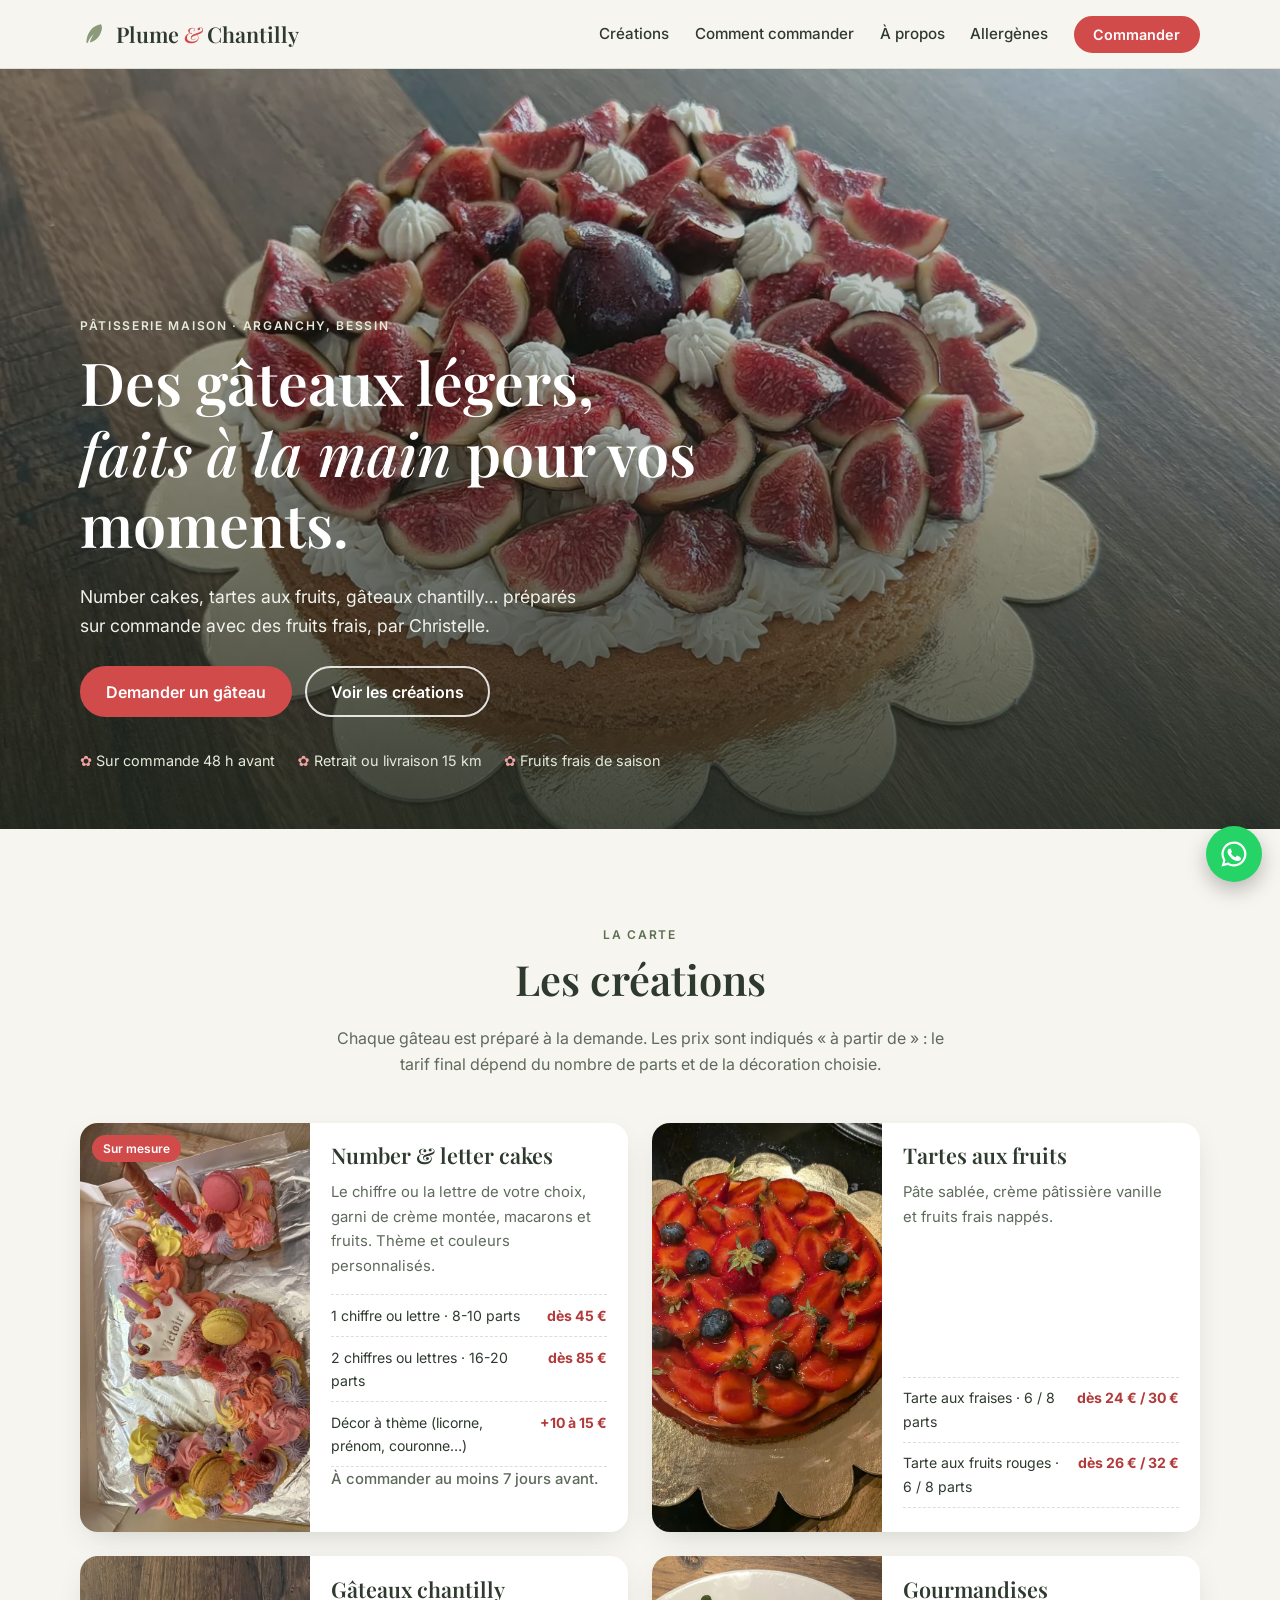
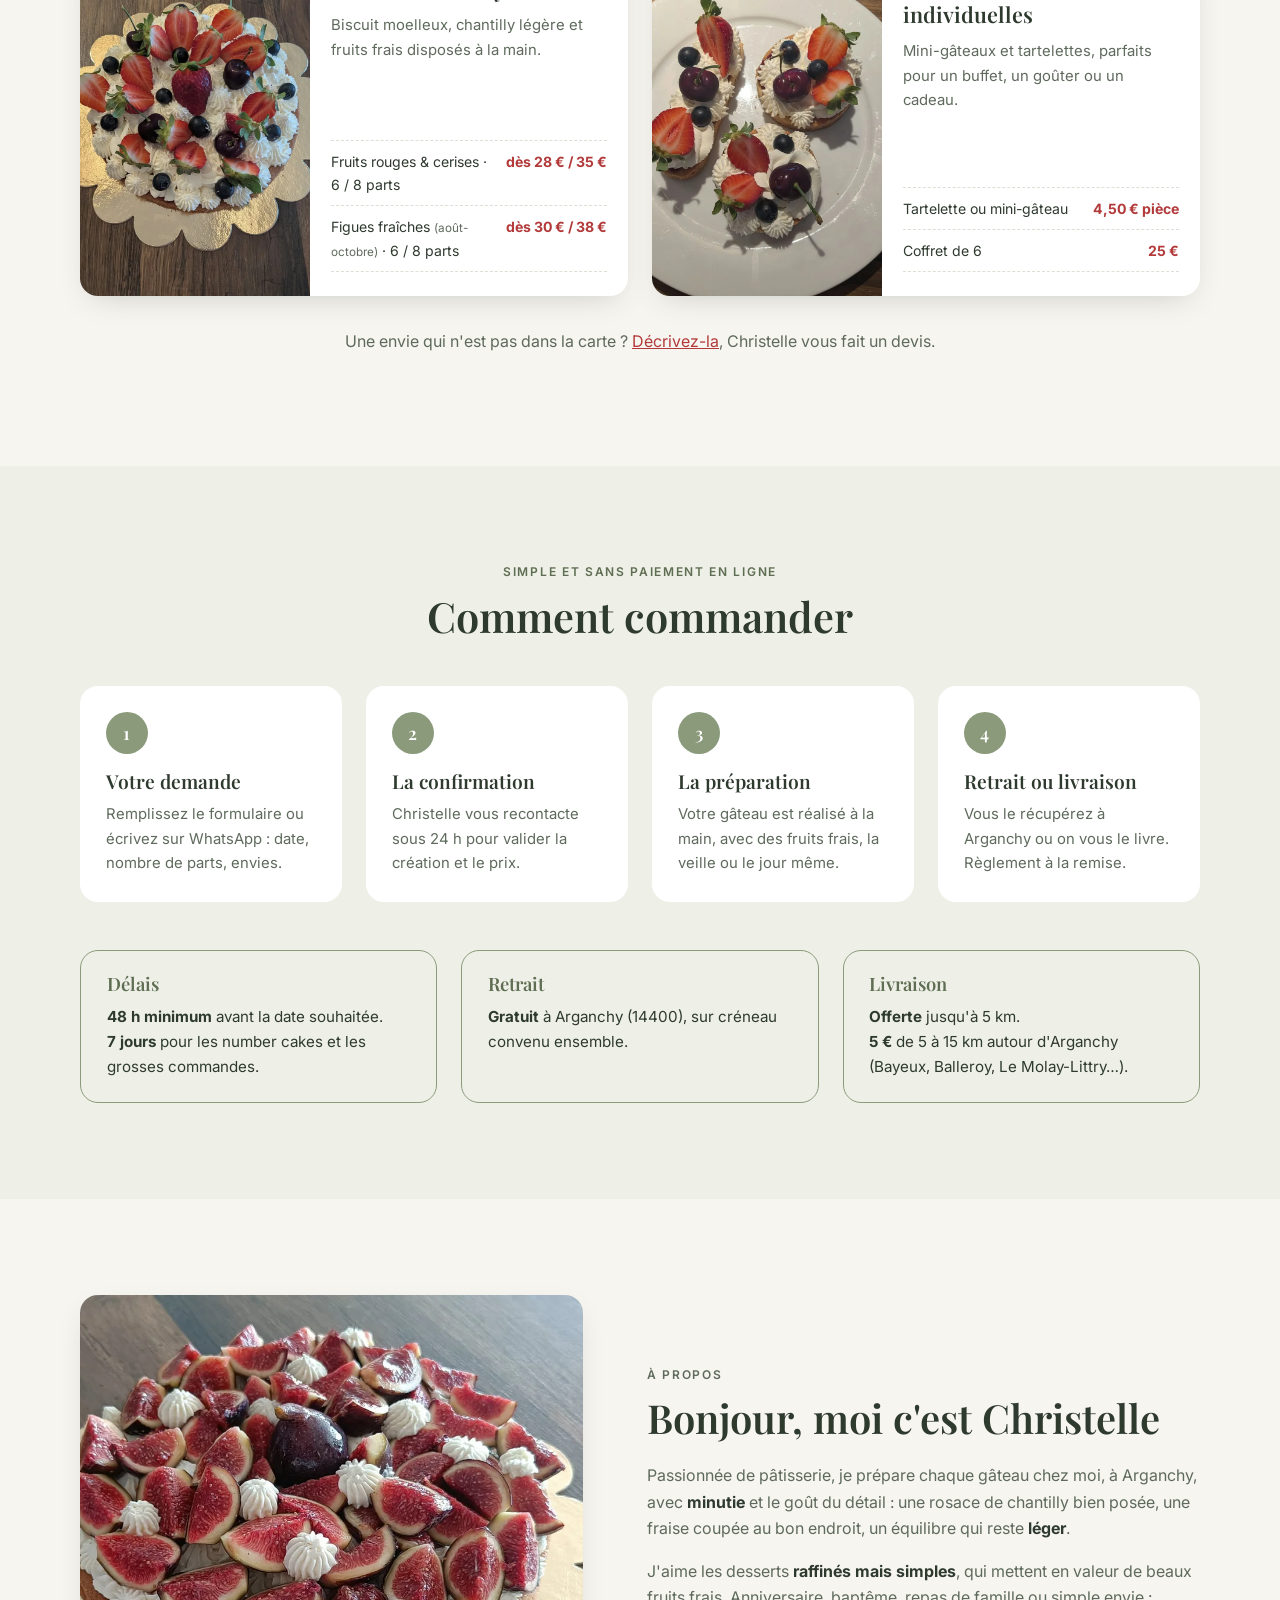
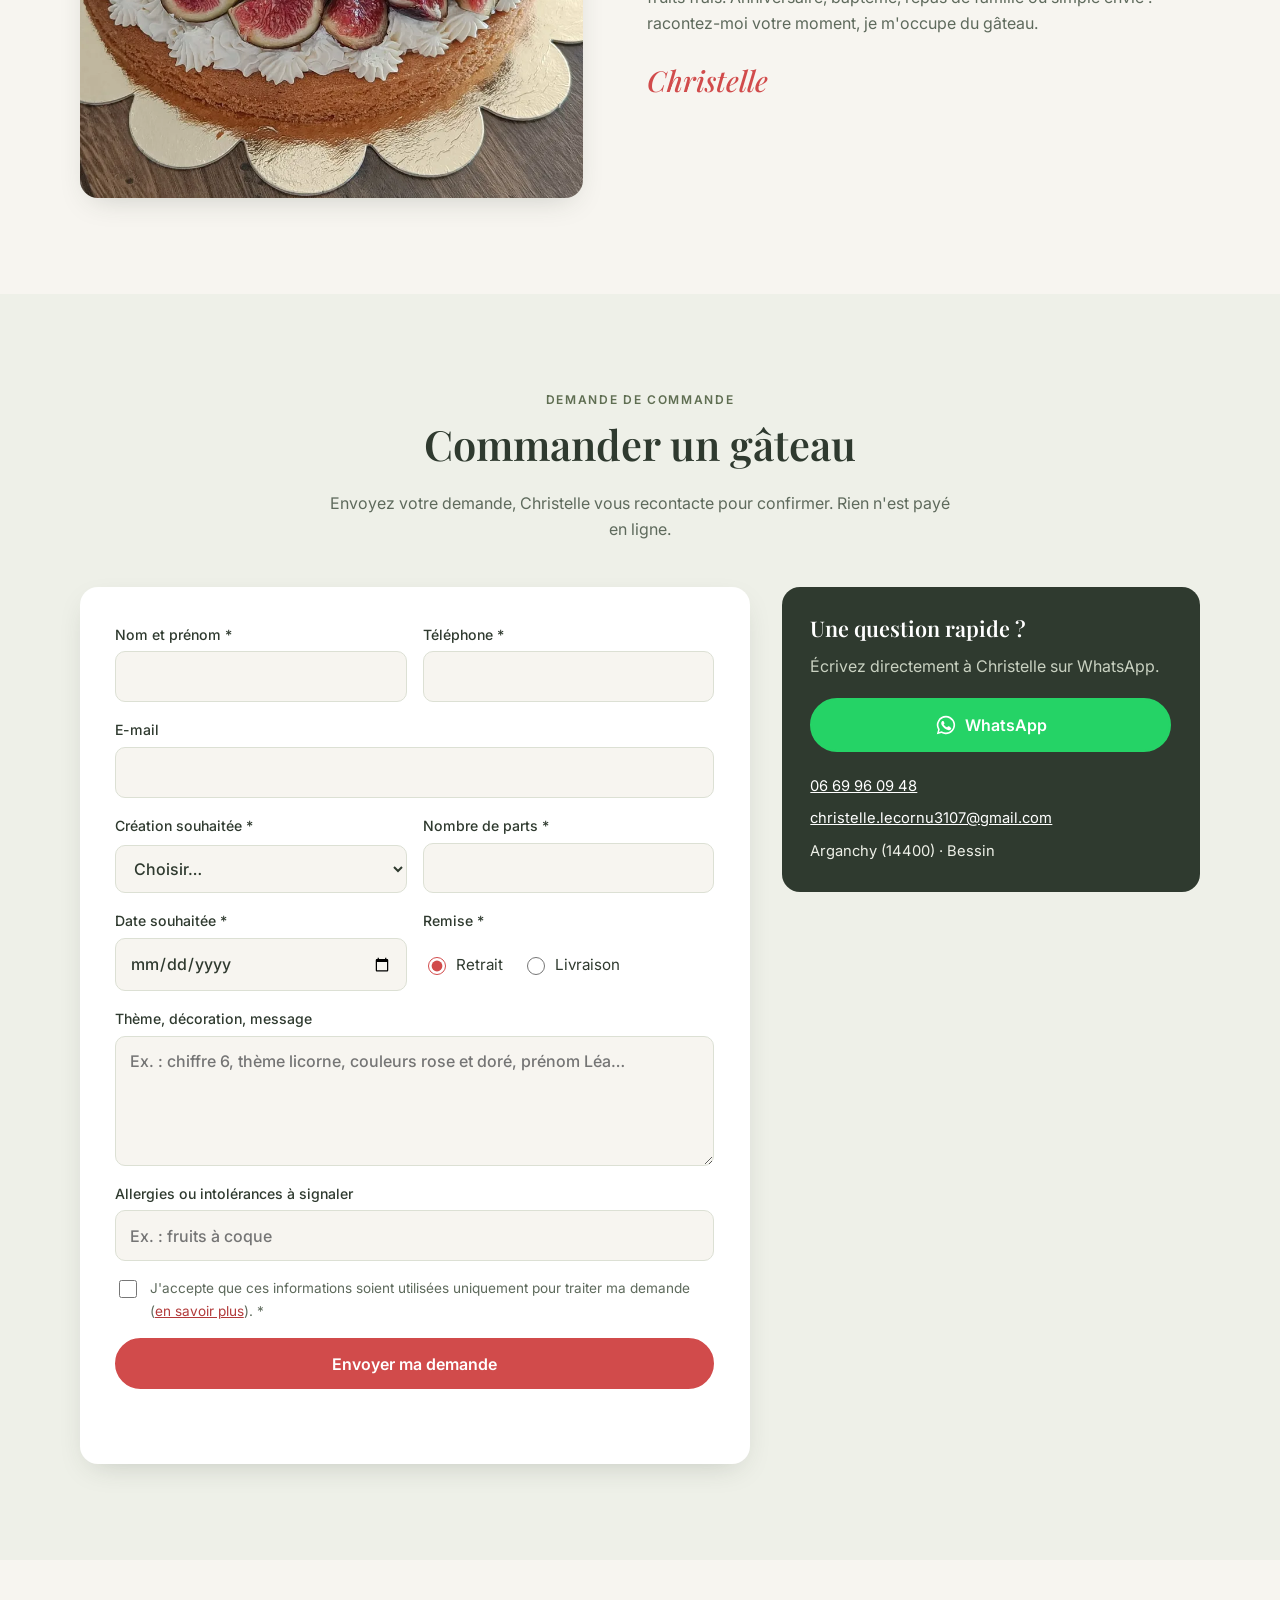
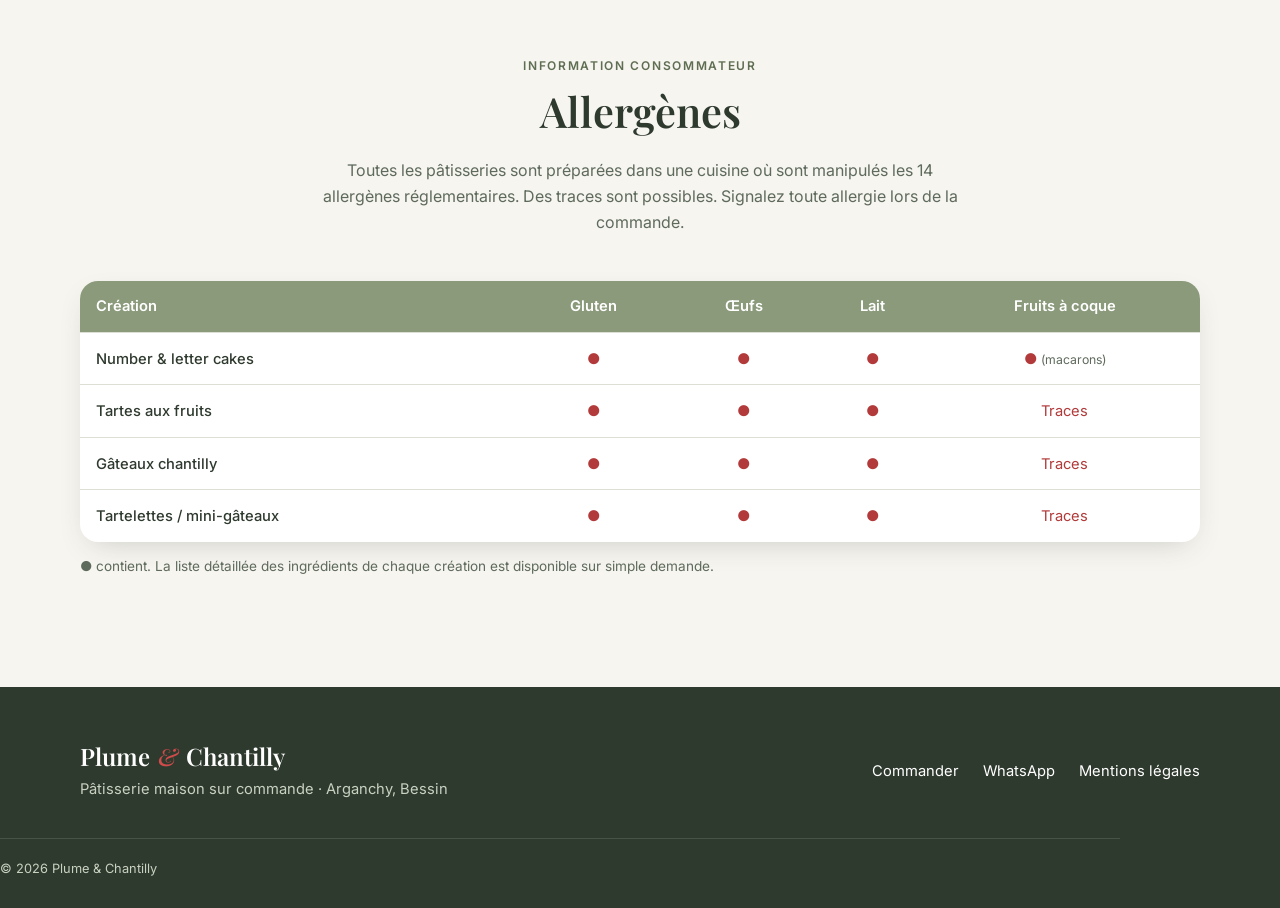
<file: index.html>
<!doctype html>
<html lang="fr">
<script>document.documentElement.classList.add("js")</script>
<head>
  <meta charset="utf-8">
  <meta name="viewport" content="width=device-width, initial-scale=1">
  <title>Plume &amp; Chantilly · Pâtisserie maison sur commande à Arganchy (Bessin)</title>
  <meta name="description" content="Pâtisseries maison sur commande par Christelle à Arganchy : number cakes personnalisés, tartes aux fruits, gâteaux chantilly. Retrait ou livraison dans un rayon de 15 km autour de Bayeux.">
  <meta name="theme-color" content="#F7F5F0">
  <link rel="icon" href="favicon.svg" type="image/svg+xml">
  <link rel="canonical" href="https://plume-et-chantilly.vercel.app/">

  <meta property="og:type" content="website">
  <meta property="og:title" content="Plume &amp; Chantilly · Pâtisserie maison à Arganchy">
  <meta property="og:description" content="Gâteaux légers et raffinés, faits à la main sur commande. Retrait ou livraison 15 km autour d'Arganchy.">
  <meta property="og:image" content="https://plume-et-chantilly.vercel.app/img/gateau-figues.jpg">
  <meta property="og:locale" content="fr_FR">

  <link rel="preconnect" href="https://fonts.googleapis.com">
  <link rel="preconnect" href="https://fonts.gstatic.com" crossorigin>
  <link href="https://fonts.googleapis.com/css2?family=Inter:wght@400;500;600&family=Playfair+Display:ital,wght@0,500;0,600;1,500&display=swap" rel="stylesheet">
  <link rel="stylesheet" href="style.css">

  <script type="application/ld+json">
  {
    "@context": "https://schema.org",
    "@type": "Bakery",
    "name": "Plume & Chantilly",
    "description": "Pâtisserie maison sur commande : number cakes, tartes aux fruits, gâteaux chantilly.",
    "image": "https://plume-et-chantilly.vercel.app/img/gateau-figues.jpg",
    "url": "https://plume-et-chantilly.vercel.app/",
    "telephone": "+33669960948",
    "email": "christelle.lecornu3107@gmail.com",
    "priceRange": "€€",
    "address": {"@type": "PostalAddress", "addressLocality": "Arganchy", "postalCode": "14400", "addressCountry": "FR"},
    "areaServed": {"@type": "GeoCircle", "geoMidpoint": {"@type": "GeoCoordinates", "latitude": 49.2386, "longitude": -0.7364}, "geoRadius": "15000"}
  }
  </script>
</head>
<body>

<header class="site-header" id="top">
  <div class="wrap header-inner">
    <a href="#top" class="logo" aria-label="Plume & Chantilly, retour en haut">
      <svg class="logo-mark" viewBox="0 0 40 40" aria-hidden="true"><path d="M30 6C18 8 10 17 9 32l2 1c2-6 5-10 9-13-3 4-5 8-6 12 9-2 15-9 17-18 1-3 0-6-1-8Z" fill="currentColor"/></svg>
      <span>Plume <em>&amp;</em> Chantilly</span>
    </a>
    <button class="nav-toggle" aria-expanded="false" aria-controls="nav" aria-label="Ouvrir le menu"><span></span><span></span></button>
    <nav id="nav" class="nav">
      <a href="#creations">Créations</a>
      <a href="#commander">Comment commander</a>
      <a href="#apropos">À propos</a>
      <a href="#allergenes">Allergènes</a>
      <a href="#commande" class="btn btn-small">Commander</a>
    </nav>
  </div>
</header>

<main>

  <!-- HERO -->
  <section class="hero">
    <picture>
      <source srcset="img/gateau-figues.webp" type="image/webp">
      <img src="img/gateau-figues.jpg" alt="Gâteau chantilly garni de figues fraîches" class="hero-img" width="1800" height="811" fetchpriority="high">
    </picture>
    <div class="hero-overlay"></div>
    <div class="wrap hero-content">
      <p class="eyebrow">Pâtisserie maison · Arganchy, Bessin</p>
      <h1>Des gâteaux légers,<br><em>faits à la main</em> pour vos moments.</h1>
      <p class="hero-sub">Number cakes, tartes aux fruits, gâteaux chantilly… préparés sur commande avec des fruits frais, par Christelle.</p>
      <div class="hero-cta">
        <a href="#commande" class="btn">Demander un gâteau</a>
        <a href="#creations" class="btn btn-ghost">Voir les créations</a>
      </div>
      <ul class="hero-badges">
        <li>Sur commande 48 h avant</li>
        <li>Retrait ou livraison 15 km</li>
        <li>Fruits frais de saison</li>
      </ul>
    </div>
  </section>

  <!-- CREATIONS -->
  <section id="creations" class="section">
    <div class="wrap">
      <header class="section-head reveal">
        <p class="eyebrow">La carte</p>
        <h2>Les créations</h2>
        <p>Chaque gâteau est préparé à la demande. Les prix sont indiqués « à partir de » : le tarif final dépend du nombre de parts et de la décoration choisie.</p>
      </header>

      <div class="cards">

        <article class="card reveal">
          <div class="card-img">
            <picture><source srcset="img/number-cake.webp" type="image/webp"><img src="img/number-cake.jpg" alt="Number cake chiffre 5 thème licorne, crèmes colorées et macarons" loading="lazy" width="900" height="1125"></picture>
            <span class="tag">Sur mesure</span>
          </div>
          <div class="card-body">
            <h3>Number &amp; letter cakes</h3>
            <p>Le chiffre ou la lettre de votre choix, garni de crème montée, macarons et fruits. Thème et couleurs personnalisés.</p>
            <ul class="prices">
              <li><span>1 chiffre ou lettre · 8-10 parts</span><b>dès 45 €</b></li>
              <li><span>2 chiffres ou lettres · 16-20 parts</span><b>dès 85 €</b></li>
              <li><span>Décor à thème (licorne, prénom, couronne…)</span><b>+10 à 15 €</b></li>
            </ul>
            <p class="note">À commander au moins 7 jours avant.</p>
          </div>
        </article>

        <article class="card reveal">
          <div class="card-img">
            <picture><source srcset="img/tarte-fraises.webp" type="image/webp"><img src="img/tarte-fraises.jpg" alt="Tarte aux fraises nappée et myrtilles" loading="lazy" width="900" height="1125"></picture>
          </div>
          <div class="card-body">
            <h3>Tartes aux fruits</h3>
            <p>Pâte sablée, crème pâtissière vanille et fruits frais nappés.</p>
            <ul class="prices">
              <li><span>Tarte aux fraises · 6 / 8 parts</span><b>dès 24 € / 30 €</b></li>
              <li><span>Tarte aux fruits rouges · 6 / 8 parts</span><b>dès 26 € / 32 €</b></li>
              <!-- À activer quand Christelle confirme :
              <li><span>Tarte citron meringuée · 6 / 8 parts</span><b>dès 24 € / 30 €</b></li>
              -->
            </ul>
          </div>
        </article>

        <article class="card reveal">
          <div class="card-img">
            <picture><source srcset="img/gateau-fruits-rouges.webp" type="image/webp"><img src="img/gateau-fruits-rouges.jpg" alt="Gâteau chantilly aux fraises, cerises et myrtilles" loading="lazy" width="900" height="1125"></picture>
          </div>
          <div class="card-body">
            <h3>Gâteaux chantilly</h3>
            <p>Biscuit moelleux, chantilly légère et fruits frais disposés à la main.</p>
            <ul class="prices">
              <li><span>Fruits rouges &amp; cerises · 6 / 8 parts</span><b>dès 28 € / 35 €</b></li>
              <li><span>Figues fraîches <small>(août-octobre)</small> · 6 / 8 parts</span><b>dès 30 € / 38 €</b></li>
              <!-- À activer quand Christelle confirme :
              <li><span>Fraisier · 6 / 8 parts</span><b>dès 32 € / 40 €</b></li>
              -->
            </ul>
          </div>
        </article>

        <article class="card reveal">
          <div class="card-img">
            <picture><source srcset="img/tartelettes.webp" type="image/webp"><img src="img/tartelettes.jpg" alt="Trois tartelettes individuelles chantilly, fraises, cerises et myrtilles" loading="lazy" width="900" height="1125"></picture>
          </div>
          <div class="card-body">
            <h3>Gourmandises individuelles</h3>
            <p>Mini-gâteaux et tartelettes, parfaits pour un buffet, un goûter ou un cadeau.</p>
            <ul class="prices">
              <li><span>Tartelette ou mini-gâteau</span><b>4,50 € pièce</b></li>
              <li><span>Coffret de 6</span><b>25 €</b></li>
              <!-- À activer quand Christelle confirme :
              <li><span>Boîte de 12 macarons</span><b>15 €</b></li>
              <li><span>Cupcakes · les 6</span><b>18 €</b></li>
              -->
            </ul>
          </div>
        </article>

      </div>

      <p class="center muted reveal">Une envie qui n'est pas dans la carte ? <a href="#commande">Décrivez-la</a>, Christelle vous fait un devis.</p>
    </div>
  </section>

  <!-- COMMENT COMMANDER -->
  <section id="commander" class="section section-alt">
    <div class="wrap">
      <header class="section-head reveal">
        <p class="eyebrow">Simple et sans paiement en ligne</p>
        <h2>Comment commander</h2>
      </header>
      <ol class="steps stagger">
        <li><span class="step-n">1</span><h3>Votre demande</h3><p>Remplissez le formulaire ou écrivez sur WhatsApp : date, nombre de parts, envies.</p></li>
        <li><span class="step-n">2</span><h3>La confirmation</h3><p>Christelle vous recontacte sous 24 h pour valider la création et le prix.</p></li>
        <li><span class="step-n">3</span><h3>La préparation</h3><p>Votre gâteau est réalisé à la main, avec des fruits frais, la veille ou le jour même.</p></li>
        <li><span class="step-n">4</span><h3>Retrait ou livraison</h3><p>Vous le récupérez à Arganchy ou on vous le livre. Règlement à la remise.</p></li>
      </ol>

      <div class="infos stagger">
        <div class="info">
          <h3>Délais</h3>
          <p><b>48 h minimum</b> avant la date souhaitée.<br><b>7 jours</b> pour les number cakes et les grosses commandes.</p>
        </div>
        <div class="info">
          <h3>Retrait</h3>
          <p><b>Gratuit</b> à Arganchy (14400), sur créneau convenu ensemble.</p>
        </div>
        <div class="info">
          <h3>Livraison</h3>
          <p><b>Offerte</b> jusqu'à 5 km.<br><b>5 €</b> de 5 à 15 km autour d'Arganchy (Bayeux, Balleroy, Le Molay-Littry…).</p>
        </div>
      </div>
    </div>
  </section>

  <!-- A PROPOS -->
  <section id="apropos" class="section">
    <div class="wrap about">
      <div class="about-img reveal from-left">
        <picture><source srcset="img/gateau-figues-carre.webp" type="image/webp"><img src="img/gateau-figues-carre.jpg" alt="Détail d'un gâteau aux figues et rosaces de chantilly" loading="lazy" width="900" height="865"></picture>
      </div>
      <div class="about-text reveal from-right">
        <p class="eyebrow">À propos</p>
        <h2>Bonjour, moi c'est Christelle</h2>
        <p>Passionnée de pâtisserie, je prépare chaque gâteau chez moi, à Arganchy, avec <b>minutie</b> et le goût du détail : une rosace de chantilly bien posée, une fraise coupée au bon endroit, un équilibre qui reste <b>léger</b>.</p>
        <p>J'aime les desserts <b>raffinés mais simples</b>, qui mettent en valeur de beaux fruits frais. Anniversaire, baptême, repas de famille ou simple envie : racontez-moi votre moment, je m'occupe du gâteau.</p>
        <p class="signature">Christelle</p>
      </div>
    </div>
  </section>

  <!-- FORMULAIRE -->
  <section id="commande" class="section section-alt">
    <div class="wrap form-wrap">
      <header class="section-head reveal">
        <p class="eyebrow">Demande de commande</p>
        <h2>Commander un gâteau</h2>
        <p>Envoyez votre demande, Christelle vous recontacte pour confirmer. Rien n'est payé en ligne.</p>
      </header>

      <div class="form-grid">
        <form id="order-form" class="order-form reveal from-left" action="https://formsubmit.co/christelle.lecornu3107@gmail.com" method="POST" novalidate>
          <input type="hidden" name="_subject" value="Nouvelle demande de commande · Plume & Chantilly">
          <input type="hidden" name="_template" value="table">
          <input type="hidden" name="_captcha" value="false">
          <input type="text" name="_honey" class="hp" tabindex="-1" autocomplete="off" aria-hidden="true">

          <div class="field-row">
            <label>Nom et prénom *<input type="text" name="Nom" required autocomplete="name"></label>
            <label>Téléphone *<input type="tel" name="Telephone" required autocomplete="tel" pattern="[0-9 +.]{10,}"></label>
          </div>
          <label>E-mail<input type="email" name="email" autocomplete="email"></label>

          <div class="field-row">
            <label>Création souhaitée *
              <select name="Creation" id="creation" required>
                <option value="">Choisir…</option>
                <option>Number / letter cake</option>
                <option>Tarte aux fraises</option>
                <option>Tarte aux fruits rouges</option>
                <option>Gâteau chantilly fruits rouges</option>
                <option>Gâteau chantilly figues</option>
                <option>Tartelettes / mini-gâteaux</option>
                <option>Autre (à décrire)</option>
              </select>
            </label>
            <label>Nombre de parts *<input type="number" name="Parts" min="1" max="80" required></label>
          </div>

          <div class="field-row">
            <label>Date souhaitée *<input type="date" name="Date" id="date" required></label>
            <fieldset class="radios">
              <legend>Remise *</legend>
              <label class="radio"><input type="radio" name="Remise" value="Retrait à Arganchy" checked> Retrait</label>
              <label class="radio"><input type="radio" name="Remise" value="Livraison"> Livraison</label>
            </fieldset>
          </div>
          <p class="hint" id="date-hint" hidden></p>

          <label id="address-field" hidden>Adresse de livraison *<input type="text" name="Adresse" autocomplete="street-address" placeholder="N°, rue, commune"></label>

          <label>Thème, décoration, message<textarea name="Details" rows="4" placeholder="Ex. : chiffre 6, thème licorne, couleurs rose et doré, prénom Léa…"></textarea></label>
          <label>Allergies ou intolérances à signaler<input type="text" name="Allergies" placeholder="Ex. : fruits à coque"></label>

          <label class="check"><input type="checkbox" name="Consentement" value="Oui" required><span>J'accepte que ces informations soient utilisées uniquement pour traiter ma demande (<a href="mentions-legales.html#donnees">en savoir plus</a>). *</span></label>

          <button type="submit" class="btn btn-full">Envoyer ma demande</button>
          <p class="form-status" role="status" aria-live="polite"></p>
        </form>

        <aside class="contact-card reveal from-right">
          <h3>Une question rapide ?</h3>
          <p>Écrivez directement à Christelle sur WhatsApp.</p>
          <a class="btn btn-whatsapp" href="https://wa.me/33669960948?text=Bonjour%20Christelle%2C%20je%20souhaiterais%20commander%20un%20g%C3%A2teau%20%3A%20" target="_blank" rel="noopener">
            <svg viewBox="0 0 24 24" aria-hidden="true"><path fill="currentColor" d="M12 2a10 10 0 0 0-8.6 15.1L2 22l5-1.3A10 10 0 1 0 12 2Zm0 18.2c-1.5 0-3-.4-4.3-1.2l-.3-.2-3 .8.8-2.9-.2-.3A8.2 8.2 0 1 1 12 20.2Zm4.5-6.1c-.2-.1-1.5-.7-1.7-.8-.2-.1-.4-.1-.6.1l-.8 1c-.1.2-.3.2-.5.1a6.7 6.7 0 0 1-3.3-2.9c-.3-.4.2-.4.7-1.3.1-.2 0-.3 0-.4l-.8-1.8c-.2-.5-.4-.4-.6-.4h-.5c-.2 0-.4.1-.7.3-.2.3-.9.9-.9 2.2s1 2.6 1.1 2.7c.1.2 1.9 2.9 4.6 4 1.7.7 2.4.8 3.2.7.5-.1 1.5-.6 1.8-1.2.2-.6.2-1.1.1-1.2l-.5-.3Z"/></svg>
            WhatsApp
          </a>
          <ul class="contact-list">
            <li><a href="tel:+33669960948">06 69 96 09 48</a></li>
            <li><a href="mailto:christelle.lecornu3107@gmail.com">christelle.lecornu3107@gmail.com</a></li>
            <li>Arganchy (14400) · Bessin</li>
          </ul>
        </aside>
      </div>
    </div>
  </section>

  <!-- ALLERGENES -->
  <section id="allergenes" class="section">
    <div class="wrap">
      <header class="section-head reveal">
        <p class="eyebrow">Information consommateur</p>
        <h2>Allergènes</h2>
        <p>Toutes les pâtisseries sont préparées dans une cuisine où sont manipulés les 14 allergènes réglementaires. Des traces sont possibles. Signalez toute allergie lors de la commande.</p>
      </header>
      <div class="table-scroll reveal">
        <table class="allergens">
          <thead><tr><th>Création</th><th>Gluten</th><th>Œufs</th><th>Lait</th><th>Fruits à coque</th></tr></thead>
          <tbody>
            <tr><td>Number &amp; letter cakes</td><td>●</td><td>●</td><td>●</td><td>● <small>(macarons)</small></td></tr>
            <tr><td>Tartes aux fruits</td><td>●</td><td>●</td><td>●</td><td>Traces</td></tr>
            <tr><td>Gâteaux chantilly</td><td>●</td><td>●</td><td>●</td><td>Traces</td></tr>
            <tr><td>Tartelettes / mini-gâteaux</td><td>●</td><td>●</td><td>●</td><td>Traces</td></tr>
          </tbody>
        </table>
      </div>
      <p class="muted small">● contient. La liste détaillée des ingrédients de chaque création est disponible sur simple demande.</p>
    </div>
  </section>

</main>

<footer class="site-footer">
  <div class="wrap footer-inner">
    <div>
      <p class="logo logo-footer">Plume <em>&amp;</em> Chantilly</p>
      <p>Pâtisserie maison sur commande · Arganchy, Bessin</p>
    </div>
    <div class="footer-links">
      <a href="#commande">Commander</a>
      <a href="https://wa.me/33669960948" target="_blank" rel="noopener">WhatsApp</a>
      <a href="mentions-legales.html">Mentions légales</a>
    </div>
  </div>
  <p class="wrap copyright">© <span id="year">2026</span> Plume &amp; Chantilly</p>
</footer>

<a class="wa-float" href="https://wa.me/33669960948?text=Bonjour%20Christelle%2C%20" target="_blank" rel="noopener" aria-label="Écrire sur WhatsApp">
  <svg viewBox="0 0 24 24" aria-hidden="true"><path fill="currentColor" d="M12 2a10 10 0 0 0-8.6 15.1L2 22l5-1.3A10 10 0 1 0 12 2Zm0 18.2c-1.5 0-3-.4-4.3-1.2l-.3-.2-3 .8.8-2.9-.2-.3A8.2 8.2 0 1 1 12 20.2Zm4.5-6.1c-.2-.1-1.5-.7-1.7-.8-.2-.1-.4-.1-.6.1l-.8 1c-.1.2-.3.2-.5.1a6.7 6.7 0 0 1-3.3-2.9c-.3-.4.2-.4.7-1.3.1-.2 0-.3 0-.4l-.8-1.8c-.2-.5-.4-.4-.6-.4h-.5c-.2 0-.4.1-.7.3-.2.3-.9.9-.9 2.2s1 2.6 1.1 2.7c.1.2 1.9 2.9 4.6 4 1.7.7 2.4.8 3.2.7.5-.1 1.5-.6 1.8-1.2.2-.6.2-1.1.1-1.2l-.5-.3Z"/></svg>
</a>

<script src="script.js"></script>
</body>
</html>
</file>
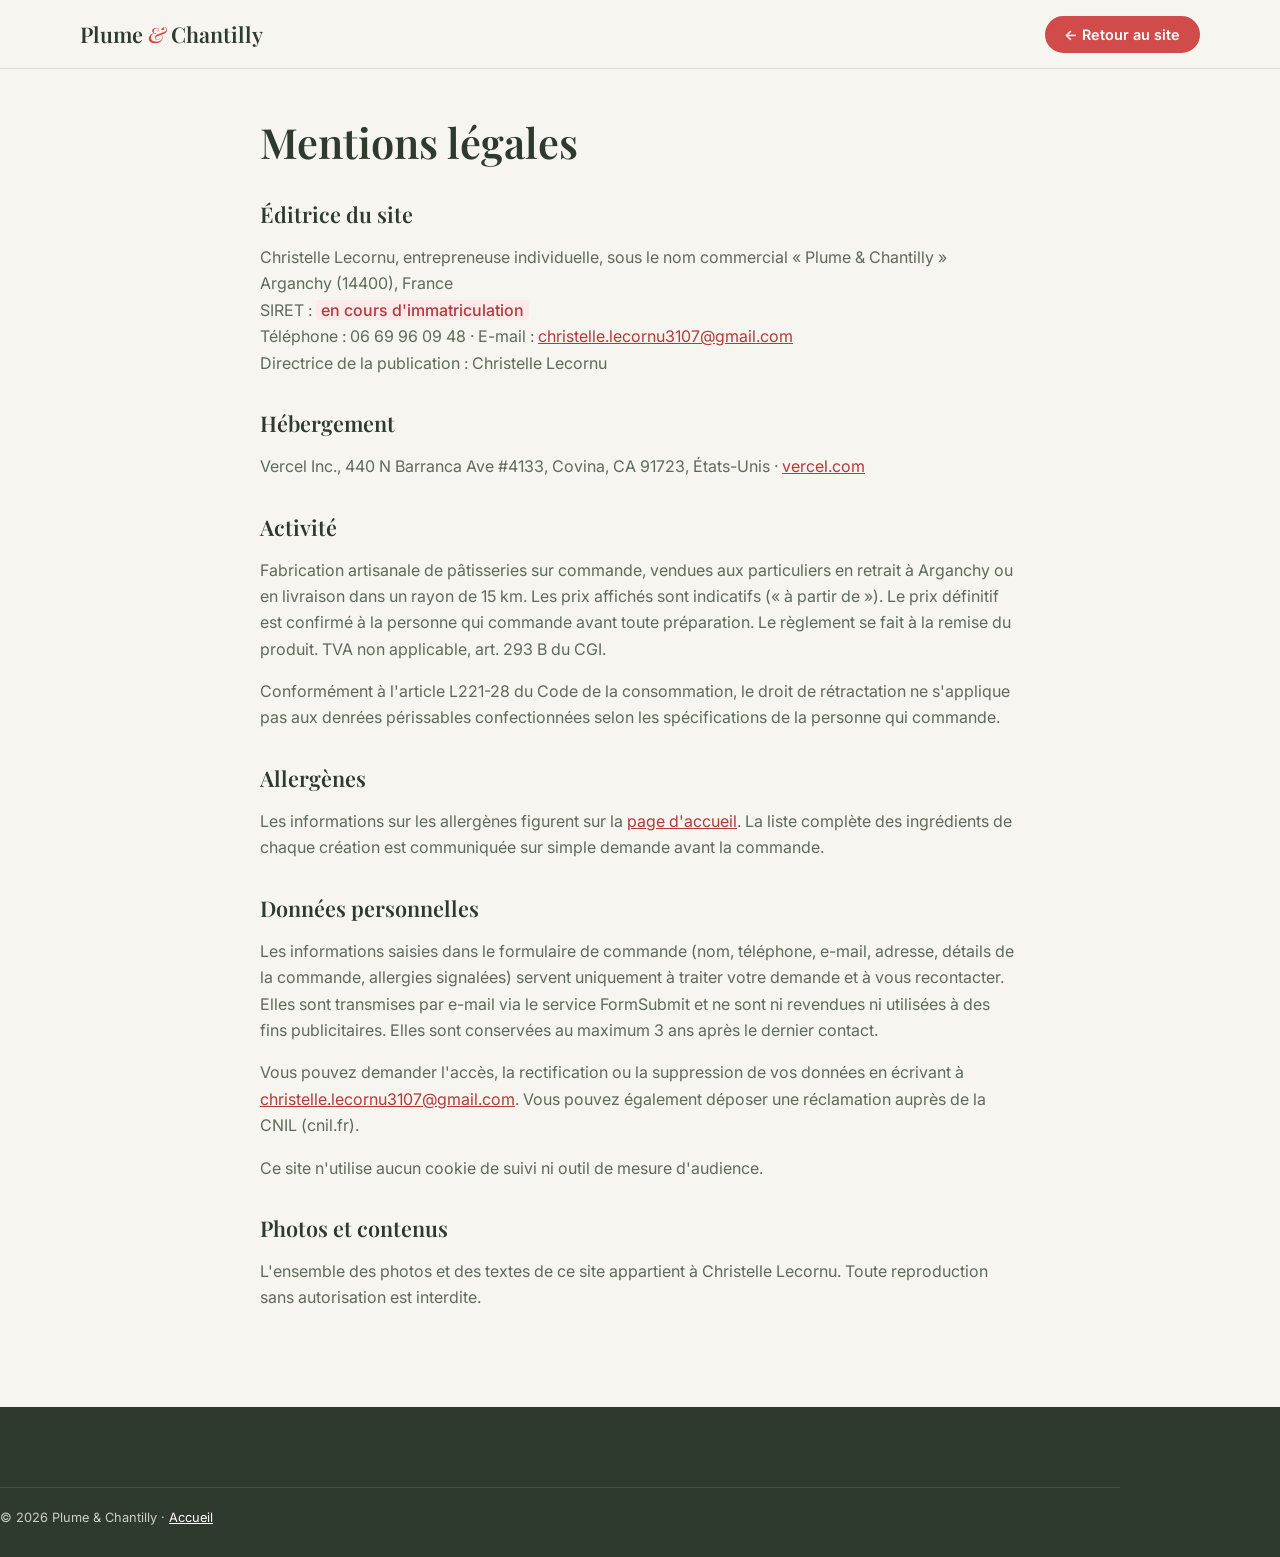
<file: mentions-legales.html>
<!doctype html>
<html lang="fr">
<head>
  <meta charset="utf-8">
  <meta name="viewport" content="width=device-width, initial-scale=1">
  <title>Mentions légales · Plume &amp; Chantilly</title>
  <meta name="robots" content="noindex">
  <link rel="icon" href="favicon.svg" type="image/svg+xml">
  <link rel="preconnect" href="https://fonts.googleapis.com">
  <link rel="preconnect" href="https://fonts.gstatic.com" crossorigin>
  <link href="https://fonts.googleapis.com/css2?family=Inter:wght@400;500;600&family=Playfair+Display:wght@500;600&display=swap" rel="stylesheet">
  <link rel="stylesheet" href="style.css">
</head>
<body>
<header class="site-header">
  <div class="wrap header-inner">
    <a href="index.html" class="logo"><span>Plume <em>&amp;</em> Chantilly</span></a>
    <a href="index.html" class="btn btn-small">← Retour au site</a>
  </div>
</header>

<main class="wrap legal">
  <h1>Mentions légales</h1>

  <h2>Éditrice du site</h2>
  <p>Christelle Lecornu, entrepreneuse individuelle, sous le nom commercial « Plume &amp; Chantilly »<br>
  Arganchy (14400), France<br>
  SIRET : <span class="todo">en cours d'immatriculation</span><br>
  Téléphone : 06 69 96 09 48 · E-mail : <a href="mailto:christelle.lecornu3107@gmail.com">christelle.lecornu3107@gmail.com</a><br>
  Directrice de la publication : Christelle Lecornu</p>

  <h2>Hébergement</h2>
  <p>Vercel Inc., 440 N Barranca Ave #4133, Covina, CA 91723, États-Unis · <a href="https://vercel.com" rel="noopener">vercel.com</a></p>

  <h2>Activité</h2>
  <p>Fabrication artisanale de pâtisseries sur commande, vendues aux particuliers en retrait à Arganchy ou en livraison dans un rayon de 15 km. Les prix affichés sont indicatifs (« à partir de »). Le prix définitif est confirmé à la personne qui commande avant toute préparation. Le règlement se fait à la remise du produit. TVA non applicable, art. 293 B du CGI.</p>
  <p>Conformément à l'article L221-28 du Code de la consommation, le droit de rétractation ne s'applique pas aux denrées périssables confectionnées selon les spécifications de la personne qui commande.</p>

  <h2>Allergènes</h2>
  <p>Les informations sur les allergènes figurent sur la <a href="index.html#allergenes">page d'accueil</a>. La liste complète des ingrédients de chaque création est communiquée sur simple demande avant la commande.</p>

  <h2 id="donnees">Données personnelles</h2>
  <p>Les informations saisies dans le formulaire de commande (nom, téléphone, e-mail, adresse, détails de la commande, allergies signalées) servent uniquement à traiter votre demande et à vous recontacter. Elles sont transmises par e-mail via le service FormSubmit et ne sont ni revendues ni utilisées à des fins publicitaires. Elles sont conservées au maximum 3 ans après le dernier contact.</p>
  <p>Vous pouvez demander l'accès, la rectification ou la suppression de vos données en écrivant à <a href="mailto:christelle.lecornu3107@gmail.com">christelle.lecornu3107@gmail.com</a>. Vous pouvez également déposer une réclamation auprès de la CNIL (cnil.fr).</p>
  <p>Ce site n'utilise aucun cookie de suivi ni outil de mesure d'audience.</p>

  <h2>Photos et contenus</h2>
  <p>L'ensemble des photos et des textes de ce site appartient à Christelle Lecornu. Toute reproduction sans autorisation est interdite.</p>
</main>

<footer class="site-footer">
  <p class="wrap copyright">© 2026 Plume &amp; Chantilly · <a href="index.html" style="color:#fff">Accueil</a></p>
</footer>
</body>
</html>
</file>
<file: style.css>
:root{
  --bg:#F7F5F0;
  --bg-alt:#EEF0E8;
  --surface:#FFFFFF;
  --sage:#8A9A7B;
  --sage-dark:#5F6E52;
  --ink:#2F3A2F;
  --muted:#5E6A5C;
  --berry:#D14B4B;
  --berry-dark:#B23A3A;
  --line:#DCE0D4;
  --radius:18px;
  --shadow:0 10px 30px -12px rgba(47,58,47,.25);
  --serif:"Playfair Display",Georgia,serif;
  --sans:"Inter",system-ui,-apple-system,"Segoe UI",sans-serif;
}
*{box-sizing:border-box}
[hidden]{display:none!important}
html{scroll-behavior:smooth;scroll-padding-top:80px}
body{margin:0;background:var(--bg);color:var(--ink);font:16px/1.65 var(--sans);-webkit-font-smoothing:antialiased}
img{max-width:100%;display:block}
a{color:var(--berry-dark)}
h1,h2,h3{font-family:var(--serif);font-weight:600;line-height:1.2;margin:0 0 .5em}
h1 em,h2 em{font-style:italic;font-weight:500}
.wrap{width:min(1120px,100% - 32px);margin-inline:auto}
.eyebrow{text-transform:uppercase;letter-spacing:.14em;font-size:.75rem;font-weight:600;color:var(--sage-dark);margin:0 0 .6rem}
.muted{color:var(--muted)}
.small{font-size:.85rem}
.center{text-align:center}

/* Buttons */
.btn{display:inline-flex;align-items:center;justify-content:center;gap:.5rem;background:var(--berry);color:#fff;text-decoration:none;font-weight:600;padding:.85rem 1.5rem;border-radius:999px;border:2px solid var(--berry);cursor:pointer;font:600 1rem var(--sans);transition:background .2s,transform .2s}
.btn:hover{background:var(--berry-dark);border-color:var(--berry-dark);transform:translateY(-1px)}
.btn-ghost{background:transparent;color:#fff;border-color:rgba(255,255,255,.85)}
.btn-ghost:hover{background:rgba(255,255,255,.15);border-color:#fff}
.btn-small{padding:.5rem 1.1rem;font-size:.9rem}
.btn-full{width:100%}
.btn-whatsapp{background:#25D366;border-color:#25D366;width:100%}
.btn-whatsapp:hover{background:#1ebe5a;border-color:#1ebe5a}
.btn-whatsapp svg{width:22px;height:22px}

/* Header */
.site-header{position:sticky;top:0;z-index:50;background:rgba(247,245,240,.92);backdrop-filter:blur(10px);border-bottom:1px solid var(--line)}
.header-inner{display:flex;align-items:center;justify-content:space-between;height:68px}
.logo{display:flex;align-items:center;gap:.5rem;font:600 1.35rem var(--serif);color:var(--ink);text-decoration:none;margin:0}
.logo em{color:var(--berry);font-weight:500}
.logo-mark{width:28px;height:28px;color:var(--sage)}
.nav{display:flex;align-items:center;gap:1.6rem}
.nav a:not(.btn){color:var(--ink);text-decoration:none;font-size:.95rem;font-weight:500}
.nav a:not(.btn):hover{color:var(--berry)}
.nav-toggle{display:none;background:none;border:0;width:44px;height:44px;cursor:pointer;flex-direction:column;justify-content:center;gap:6px;align-items:center}
.nav-toggle span{display:block;width:24px;height:2px;background:var(--ink);transition:transform .25s}
.nav-toggle[aria-expanded="true"] span:first-child{transform:translateY(4px) rotate(45deg)}
.nav-toggle[aria-expanded="true"] span:last-child{transform:translateY(-4px) rotate(-45deg)}

/* Hero */
.hero{position:relative;min-height:min(86vh,760px);display:flex;align-items:flex-end;overflow:hidden;color:#fff}
.hero picture,.hero-img{position:absolute;inset:0;width:100%;height:100%;object-fit:cover;object-position:center 40%}
.hero-overlay{position:absolute;inset:0;background:linear-gradient(180deg,rgba(30,38,30,.15) 0%,rgba(30,38,30,.35) 45%,rgba(30,38,30,.82) 100%)}
.hero-content{position:relative;padding:5rem 0 3.5rem}
.hero .eyebrow{color:#E4EBDB}
.hero h1{font-size:clamp(2.1rem,5.2vw,3.7rem);max-width:20ch;margin-bottom:.4em}
.hero-sub{font-size:1.1rem;max-width:46ch;margin:0 0 1.6rem;color:#F0F2EC}
.hero-cta{display:flex;flex-wrap:wrap;gap:.8rem}
.hero-badges{list-style:none;display:flex;flex-wrap:wrap;gap:.5rem 1.4rem;padding:0;margin:2rem 0 0;font-size:.9rem;color:#E4EBDB}
.hero-badges li::before{content:"✿ ";color:#F2A3A3}

/* Sections */
.section{padding:clamp(3.5rem,8vw,6rem) 0}
.section-alt{background:var(--bg-alt)}
.section-head{max-width:640px;margin:0 auto 2.8rem;text-align:center}
.section-head h2{font-size:clamp(1.9rem,4vw,2.6rem)}
.section-head p:last-child{color:var(--muted);margin:0}

/* Cards */
.cards{display:grid;grid-template-columns:repeat(2,1fr);gap:1.5rem;margin-bottom:2rem}
.card{background:var(--surface);border-radius:var(--radius);overflow:hidden;box-shadow:var(--shadow);display:grid;grid-template-columns:42% 1fr}
.card-img{position:relative;min-height:340px;overflow:hidden}
.card-img picture{position:absolute;inset:0}
.card-img img{width:100%;height:100%;object-fit:cover;transition:transform .6s}
.card:hover .card-img img{transform:scale(1.04)}
.tag{position:absolute;top:12px;left:12px;background:var(--berry);color:#fff;font-size:.75rem;font-weight:600;padding:.25rem .7rem;border-radius:999px}
.card-body{padding:1.3rem 1.3rem 1.5rem;display:flex;flex-direction:column;flex:1}
.card-body h3{font-size:1.35rem}
.card-body>p{color:var(--muted);font-size:.93rem;margin:0 0 1rem}
.prices{list-style:none;padding:0;margin:auto 0 0;border-top:1px dashed var(--line)}
.prices li{display:flex;justify-content:space-between;gap:1rem;padding:.55rem 0;border-bottom:1px dashed var(--line);font-size:.88rem}
.prices b{white-space:nowrap;color:var(--berry-dark)}
.prices small{color:var(--muted)}
.note{font-size:.8rem;color:var(--sage-dark);margin:.8rem 0 0;font-weight:500}

/* Steps */
.steps{list-style:none;padding:0;margin:0 0 3rem;display:grid;grid-template-columns:repeat(auto-fit,minmax(220px,1fr));gap:1.5rem}
.steps li{background:var(--surface);border-radius:var(--radius);padding:1.6rem;position:relative}
.step-n{display:grid;place-items:center;width:42px;height:42px;border-radius:50%;background:var(--sage);color:#fff;font:600 1.1rem var(--serif);margin-bottom:1rem}
.steps h3{font-size:1.2rem}
.steps p{margin:0;color:var(--muted);font-size:.93rem}
.infos{display:grid;grid-template-columns:repeat(auto-fit,minmax(220px,1fr));gap:1.5rem}
.info{border:1.5px solid var(--sage);border-radius:var(--radius);padding:1.4rem 1.6rem}
.info h3{font-size:1.15rem;color:var(--sage-dark)}
.info p{margin:0;font-size:.95rem}

/* About */
.about{display:grid;grid-template-columns:1fr 1.1fr;gap:clamp(2rem,5vw,4.5rem);align-items:center}
.about-img img{border-radius:var(--radius);box-shadow:var(--shadow);aspect-ratio:1;object-fit:cover;width:100%;height:auto}
.about-text h2{font-size:clamp(1.9rem,4vw,2.5rem)}
.about-text p{color:var(--muted)}
.about-text b{color:var(--ink)}
.signature{font:italic 500 1.8rem var(--serif);color:var(--berry)!important;margin-top:1.5rem}

/* Form */
.form-grid{display:grid;grid-template-columns:1.6fr 1fr;gap:2rem;align-items:start}
.order-form{background:var(--surface);border-radius:var(--radius);padding:clamp(1.3rem,4vw,2.2rem);box-shadow:var(--shadow);display:grid;gap:1rem}
.order-form label{display:grid;gap:.35rem;font-size:.88rem;font-weight:500}
.field-row{display:grid;grid-template-columns:1fr 1fr;gap:1rem}
input,select,textarea{font:inherit;font-size:1rem;color:var(--ink);background:var(--bg);border:1.5px solid var(--line);border-radius:10px;padding:.7rem .85rem;width:100%;transition:border-color .2s,box-shadow .2s}
input:focus,select:focus,textarea:focus{outline:none;border-color:var(--sage);box-shadow:0 0 0 3px rgba(138,154,123,.25)}
.order-form .invalid{border-color:var(--berry)}
.radios{border:0;padding:0;margin:0;display:flex;flex-wrap:wrap;gap:.4rem 1.2rem;align-items:center}
.radios legend{font-size:.88rem;font-weight:500;margin-bottom:.35rem;width:100%;padding:0}
.order-form .radio{display:flex;align-items:center;gap:.45rem;font-weight:400;font-size:.95rem;cursor:pointer}
.radio input,.check input{width:18px;height:18px;accent-color:var(--berry);flex:none}
.order-form .check{display:flex;align-items:flex-start;gap:.6rem;font-weight:400;font-size:.85rem;color:var(--muted)}
.check input{margin-top:3px}
.hint{margin:-.4rem 0 0;font-size:.85rem;color:var(--berry-dark);font-weight:500}
.hp{position:absolute;left:-9999px;width:1px;height:1px;opacity:0}
.form-status{margin:0;font-weight:500;text-align:center;min-height:1.5em}
.form-status.ok{color:var(--sage-dark)}
.form-status.err{color:var(--berry-dark)}
.contact-card{background:var(--ink);color:#EEF0E8;border-radius:var(--radius);padding:1.8rem;position:sticky;top:90px}
.contact-card h3{color:#fff;font-size:1.35rem}
.contact-card p{margin:0 0 1.2rem;color:#C9D1C1}
.contact-list{list-style:none;padding:0;margin:1.4rem 0 0;display:grid;gap:.5rem;font-size:.92rem;word-break:break-word}
.contact-list a{color:#fff}

/* Allergens */
.table-scroll{overflow-x:auto;border-radius:var(--radius);box-shadow:var(--shadow);background:var(--surface)}
.allergens{width:100%;border-collapse:collapse;min-width:520px}
.allergens th,.allergens td{padding:.85rem 1rem;text-align:center;border-bottom:1px solid var(--line);font-size:.92rem}
.allergens th{background:var(--sage);color:#fff;font-weight:600}
.allergens td:first-child,.allergens th:first-child{text-align:left}
.allergens td{color:var(--berry-dark)}
.allergens td:first-child{color:var(--ink);font-weight:500}
.allergens small{color:var(--muted)}
.allergens tr:last-child td{border-bottom:0}

/* Footer */
.site-footer{background:var(--ink);color:#C9D1C1;padding:3rem 0 1.5rem;font-size:.92rem}
.footer-inner{display:flex;justify-content:space-between;gap:2rem;flex-wrap:wrap;align-items:center}
.logo-footer{color:#fff;font-size:1.5rem}
.site-footer p{margin:.3rem 0}
.footer-links{display:flex;gap:1.5rem;flex-wrap:wrap}
.footer-links a{color:#fff;text-decoration:none}
.footer-links a:hover{text-decoration:underline}
.copyright{border-top:1px solid rgba(255,255,255,.12);margin-top:2rem!important;padding-top:1.2rem;font-size:.8rem}

/* WhatsApp floating */
.wa-float{position:fixed;right:18px;bottom:18px;width:56px;height:56px;border-radius:50%;background:#25D366;color:#fff;display:grid;place-items:center;box-shadow:0 8px 20px rgba(0,0,0,.25);z-index:60;transition:transform .2s}
.wa-float:hover{transform:scale(1.08)}
.wa-float svg{width:30px;height:30px}

/* Legal page */
.legal{padding:3rem 0 5rem;max-width:760px}
.legal h1{font-size:clamp(2rem,4vw,2.6rem)}
.legal h2{font-size:1.35rem;margin-top:2.2rem}
.legal p,.legal li{color:var(--muted)}
.todo{background:#FCE9E9;color:var(--berry-dark);padding:0 .3rem;border-radius:4px;font-weight:500}

/* ===== Animations ===== */
@keyframes heroZoom{from{transform:scale(1.12)}to{transform:scale(1)}}
@keyframes riseIn{from{opacity:0;transform:translateY(32px)}to{opacity:1;transform:none}}
@keyframes floatIn{from{opacity:0;transform:translateY(20px) scale(.6)}to{opacity:1;transform:none}}
@keyframes pulse{0%,100%{box-shadow:0 8px 20px rgba(0,0,0,.25),0 0 0 0 rgba(37,211,102,.55)}60%{box-shadow:0 8px 20px rgba(0,0,0,.25),0 0 0 14px rgba(37,211,102,0)}}
.hero-img{animation:heroZoom 2.4s cubic-bezier(.2,.7,.2,1) both}
.hero-content>*{animation:riseIn .9s cubic-bezier(.2,.7,.2,1) both}
.hero-content>:nth-child(1){animation-delay:.2s}
.hero-content>:nth-child(2){animation-delay:.35s}
.hero-content>:nth-child(3){animation-delay:.5s}
.hero-content>:nth-child(4){animation-delay:.65s}
.hero-content>:nth-child(5){animation-delay:.8s}
.wa-float{animation:floatIn .6s 1.2s both,pulse 2.6s 2s infinite}

/* Scroll reveal (only when JS is active) */
.js .reveal{opacity:0;transform:translateY(40px);transition:opacity .9s cubic-bezier(.2,.7,.2,1),transform .9s cubic-bezier(.2,.7,.2,1)}
.js .reveal.from-left{transform:translateX(-60px)}
.js .reveal.from-right{transform:translateX(60px)}
.js .stagger>*{opacity:0;transform:translateY(36px);transition:opacity .7s cubic-bezier(.2,.7,.2,1),transform .7s cubic-bezier(.2,.7,.2,1)}
.js .reveal.in,.js .stagger.in>*{opacity:1;transform:none}
.js .stagger.in>:nth-child(2){transition-delay:.12s}
.js .stagger.in>:nth-child(3){transition-delay:.24s}
.js .stagger.in>:nth-child(4){transition-delay:.36s}
.cards .card:nth-child(even).reveal{transition-delay:.15s}

/* Micro-interactions */
.js .card.reveal.in:hover{transform:translateY(-6px);transition-delay:0s}
.js .stagger.in>.info:hover,.js .steps.in>li:hover{transform:translateY(-5px);transition-delay:0s}
.card{transition:transform .4s cubic-bezier(.2,.7,.2,1),box-shadow .4s}
.card:hover{transform:translateY(-6px);box-shadow:0 22px 40px -16px rgba(47,58,47,.35)}
.steps li{transition:transform .35s,box-shadow .35s}
.steps li:hover{transform:translateY(-5px);box-shadow:var(--shadow)}
.step-n{transition:transform .4s,background .3s}
.steps li:hover .step-n{transform:rotate(-10deg) scale(1.1);background:var(--berry)}
.info{transition:background .3s,transform .35s}
.info:hover{background:var(--surface);transform:translateY(-4px)}
.prices li{transition:padding .25s,background .25s}
.prices li:hover{padding-inline:.4rem;background:var(--bg)}
.nav a:not(.btn){position:relative}
.nav a:not(.btn)::after{content:"";position:absolute;left:0;right:0;bottom:-4px;height:2px;background:var(--berry);transform:scaleX(0);transform-origin:left;transition:transform .3s}
.nav a:not(.btn):hover::after{transform:scaleX(1)}
.site-header{transition:box-shadow .3s,background .3s}
.site-header.scrolled{box-shadow:0 6px 20px -10px rgba(47,58,47,.3);background:rgba(247,245,240,.97)}
.logo-mark{transition:transform .5s}
.logo:hover .logo-mark{transform:rotate(-18deg) translateY(-2px)}
.btn{position:relative;overflow:hidden}
.btn::after{content:"";position:absolute;top:0;left:-120%;width:60%;height:100%;background:linear-gradient(110deg,transparent,rgba(255,255,255,.35),transparent);transition:left .6s}
.btn:hover::after{left:140%}

/* Responsive */
@media (max-width:960px){
  .cards{grid-template-columns:1fr;max-width:640px;margin-inline:auto}
}
@media (max-width:860px){
  .nav-toggle{display:flex}
  .nav{position:absolute;top:68px;left:0;right:0;background:var(--bg);flex-direction:column;align-items:stretch;gap:0;padding:.5rem 16px 1.2rem;border-bottom:1px solid var(--line);display:none}
  .nav.open{display:flex;animation:riseIn .35s both}
  .nav a:not(.btn){padding:.85rem 0;border-bottom:1px solid var(--line)}
  .nav .btn{margin-top:1rem}
  .about,.form-grid{grid-template-columns:1fr}
  .contact-card{position:static}
}
@media (max-width:560px){
  .hero-overlay{background:linear-gradient(180deg,rgba(30,38,30,.35) 0%,rgba(30,38,30,.7) 35%,rgba(30,38,30,.88) 100%)}
  .card{grid-template-columns:1fr}
  .card-img{min-height:0;aspect-ratio:4/5}
  .field-row{grid-template-columns:1fr}
  .hero{min-height:88vh}
  .hero-content{padding:4rem 0 2.5rem}
  .hero-cta .btn{flex:1 1 100%}
  .prices li{font-size:.85rem}
}
@media (prefers-reduced-motion:reduce){*{transition:none!important;animation:none!important;scroll-behavior:auto!important}.js .reveal,.js .stagger>*{opacity:1!important;transform:none!important}}
</file>
